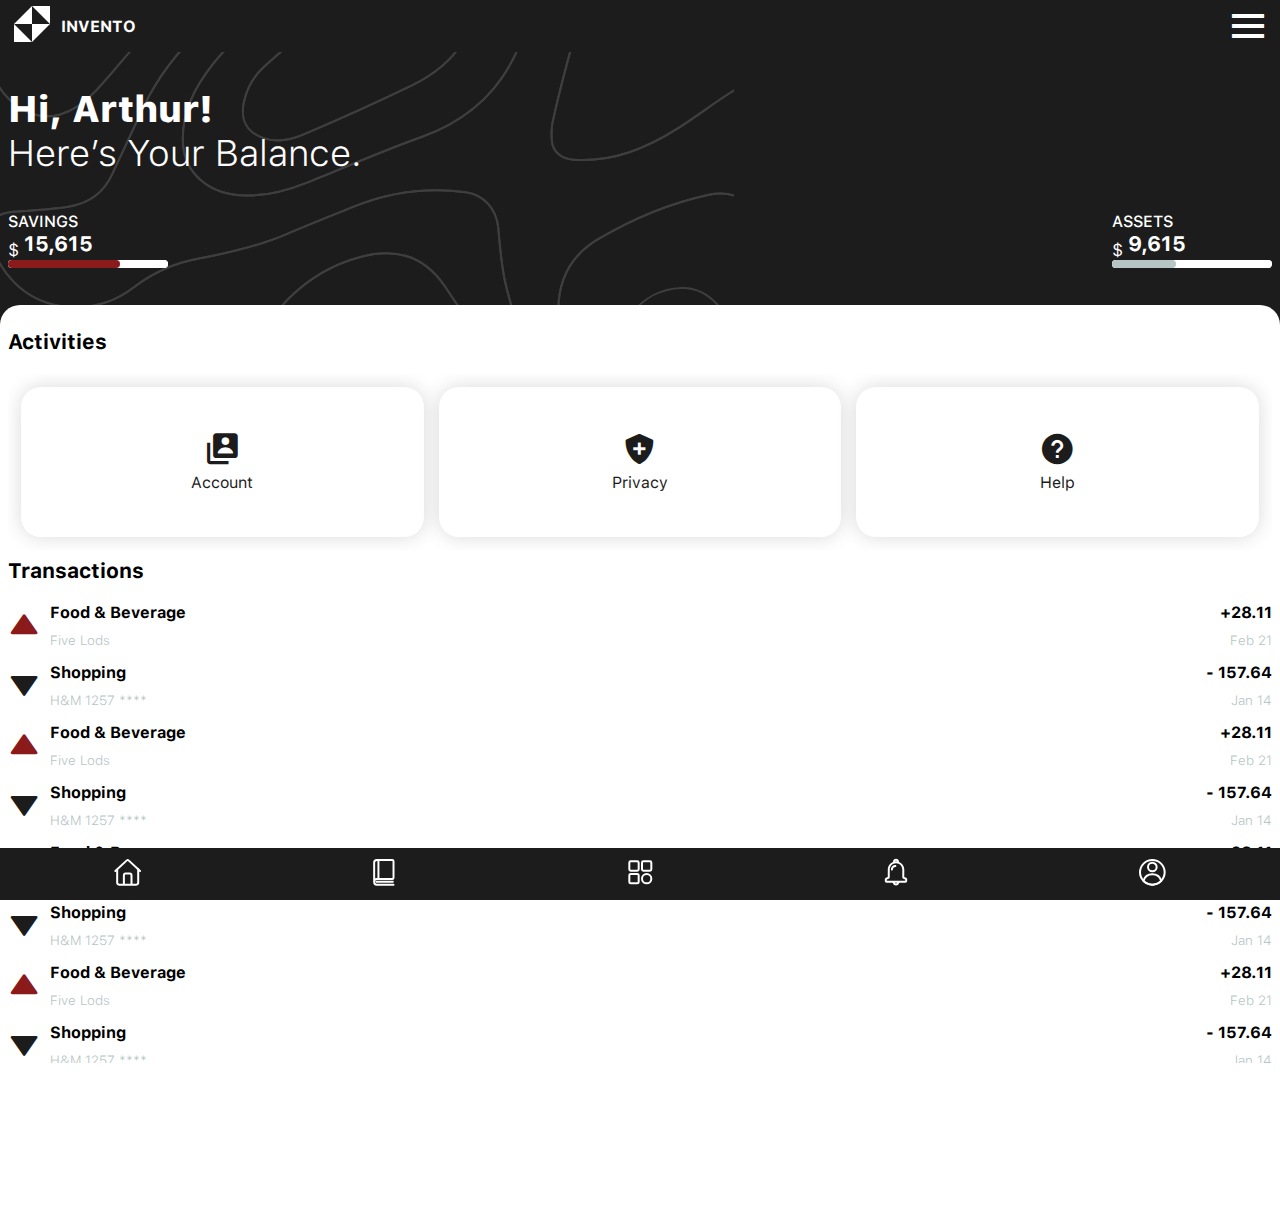
<file: index.html>
<!DOCTYPE html>
<html lang="en">
<head>
    <meta charset="UTF-8">
    <meta name="viewport" content="width=device-width, initial-scale=1.0">
    <title>Document</title>
    <link rel="stylesheet" href="css/style.css">
    <link href='https://unpkg.com/boxicons@2.1.4/css/boxicons.min.css' rel='stylesheet'>
</head>
<body>
    <div class="banner">
        <img src="storage/img/banner.svg">
    </div>
    <header class="header">
        <div class="header__logo">
            <div class="logo__icono">
                <img src="storage/img/logo.svg">
            </div>
            <div class="logo__titulo">invento</div>
        </div>
        <div class="header__menu">
            <i class='bx bx-menu'></i>
        </div>
    </header>
    <main class="main">
        <section class="main__titulo">
            <article class="titulo__card">
                <h2>Hi, Arthur!</h2>
                <p>here’s your balance.</p>
            </article>
            <article class="titulo__balance">
                <div class="balance__one">
                    <small>savings</small>
                    <label for="savings"><sub>$</sub> 15,615</label>
                    <progress id="savings" max="100" value="70"></progress>
                </div>
                <div class="balance__two">
                    <small>assets</small>
                    <label for="savings"><sub>$</sub> 9,615</label>
                    <progress id="savings" max="100" value="40"></progress>
                </div>
            </article>
        </section>
        <section class="main__activities">
            <article class="activities__service">
                <h3>activities</h3>
                <div class="service__cards">
                    <div class="service__cards__item_1">
                        <i class='bx bxs-user-account' ></i>
                        <p>account</p>
                    </div>
                    <div class="service__cards__item_2">
                        <i class='bx bxs-shield-plus'></i>
                        <p>privacy</p>
                    </div>
                    <div class="service__cards__item_3">
                        <i class='bx bxs-help-circle' ></i>
                        <p>help</p>
                    </div>
                </div>
            </article>
            <article class="activities__transactions">
                <h3>transactions</h3>
                <div class="transactions__cards">
                    <div class="transactions__cards__item">
                        <div>
                            <i class='bx bxs-up-arrow' ></i>
                            <div class="transactions__description">
                                <p>food & beverage</p>
                                <small>five lods</small>
                            </div>
                        </div>
                        <div class="transactions__value">
                            <p>+28.11</p>
                            <small>feb 21</small>
                        </div>
                    </div>
                    <div class="transactions__cards__item">
                        <div>
                            <i class='bx bxs-down-arrow' ></i>
                            <div class="transactions__description">
                                <p>shopping</p>
                                <small>h&m 1257 ****</small>
                            </div>
                        </div>
                        <div class="transactions__value">
                            <p>- 157.64</p>
                            <small>jan 14</small>
                        </div>
                    </div>
                    <div class="transactions__cards__item">
                        <div>
                            <i class='bx bxs-up-arrow' ></i>
                            <div class="transactions__description">
                                <p>food & beverage</p>
                                <small>five lods</small>
                            </div>
                        </div>
                        <div class="transactions__value">
                            <p>+28.11</p>
                            <small>feb 21</small>
                        </div>
                    </div>
                    <div class="transactions__cards__item">
                        <div>
                            <i class='bx bxs-down-arrow' ></i>
                            <div class="transactions__description">
                                <p>shopping</p>
                                <small>h&m 1257 ****</small>
                            </div>
                        </div>
                        <div class="transactions__value">
                            <p>- 157.64</p>
                            <small>jan 14</small>
                        </div>
                    </div>
                    <div class="transactions__cards__item">
                        <div>
                            <i class='bx bxs-up-arrow' ></i>
                            <div class="transactions__description">
                                <p>food & beverage</p>
                                <small>five lods</small>
                            </div>
                        </div>
                        <div class="transactions__value">
                            <p>+28.11</p>
                            <small>feb 21</small>
                        </div>
                    </div>
                    <div class="transactions__cards__item">
                        <div>
                            <i class='bx bxs-down-arrow' ></i>
                            <div class="transactions__description">
                                <p>shopping</p>
                                <small>h&m 1257 ****</small>
                            </div>
                        </div>
                        <div class="transactions__value">
                            <p>- 157.64</p>
                            <small>jan 14</small>
                        </div>
                    </div>
                    <div class="transactions__cards__item">
                        <div>
                            <i class='bx bxs-up-arrow' ></i>
                            <div class="transactions__description">
                                <p>food & beverage</p>
                                <small>five lods</small>
                            </div>
                        </div>
                        <div class="transactions__value">
                            <p>+28.11</p>
                            <small>feb 21</small>
                        </div>
                    </div>
                    <div class="transactions__cards__item">
                        <div>
                            <i class='bx bxs-down-arrow' ></i>
                            <div class="transactions__description">
                                <p>shopping</p>
                                <small>h&m 1257 ****</small>
                            </div>
                        </div>
                        <div class="transactions__value">
                            <p>- 157.64</p>
                            <small>jan 14</small>
                        </div>
                    </div>
                    <div class="transactions__cards__item">
                        <div>
                            <i class='bx bxs-up-arrow' ></i>
                            <div class="transactions__description">
                                <p>food & beverage</p>
                                <small>five lods</small>
                            </div>
                        </div>
                        <div class="transactions__value">
                            <p>+28.11</p>
                            <small>feb 21</small>
                        </div>
                    </div>
                    <div class="transactions__cards__item">
                        <div>
                            <i class='bx bxs-down-arrow' ></i>
                            <div class="transactions__description">
                                <p>shopping</p>
                                <small>h&m 1257 ****</small>
                            </div>
                        </div>
                        <div class="transactions__value">
                            <p>- 157.64</p>
                            <small>jan 14</small>
                        </div>
                    </div>
                    <div class="transactions__cards__item">
                        <div>
                            <i class='bx bxs-up-arrow' ></i>
                            <div class="transactions__description">
                                <p>food & beverage</p>
                                <small>five lods</small>
                            </div>
                        </div>
                        <div class="transactions__value">
                            <p>+28.11</p>
                            <small>feb 21</small>
                        </div>
                    </div>
                    <div class="transactions__cards__item">
                        <div>
                            <i class='bx bxs-down-arrow' ></i>
                            <div class="transactions__description">
                                <p>shopping</p>
                                <small>h&m 1257 ****</small>
                            </div>
                        </div>
                        <div class="transactions__value">
                            <p>- 157.64</p>
                            <small>jan 14</small>
                        </div>
                    </div>
                </div>
            </article>
        </section>
    </main>
    <footer class="footer">
        <ul>
            <li>
                <a href="#"><img src="storage/img/icon.svg"></a>
            </li>
            <li>
                <a href="#"><img src="storage/img/icon_1.svg"></a>
            </li>
            <li>
                <a href="views/cards.html"><img src="storage/img/icon_2.svg"></a>
            </li>
            <li>
                <a href="#"><img src="storage/img/icon_3.svg"></a>
            </li>
            <li>
                <a href="index.html"><img src="storage/img/icon_4.svg"></a>
            </li>
        </ul>
    </footer>
</body>
</html>
</file>
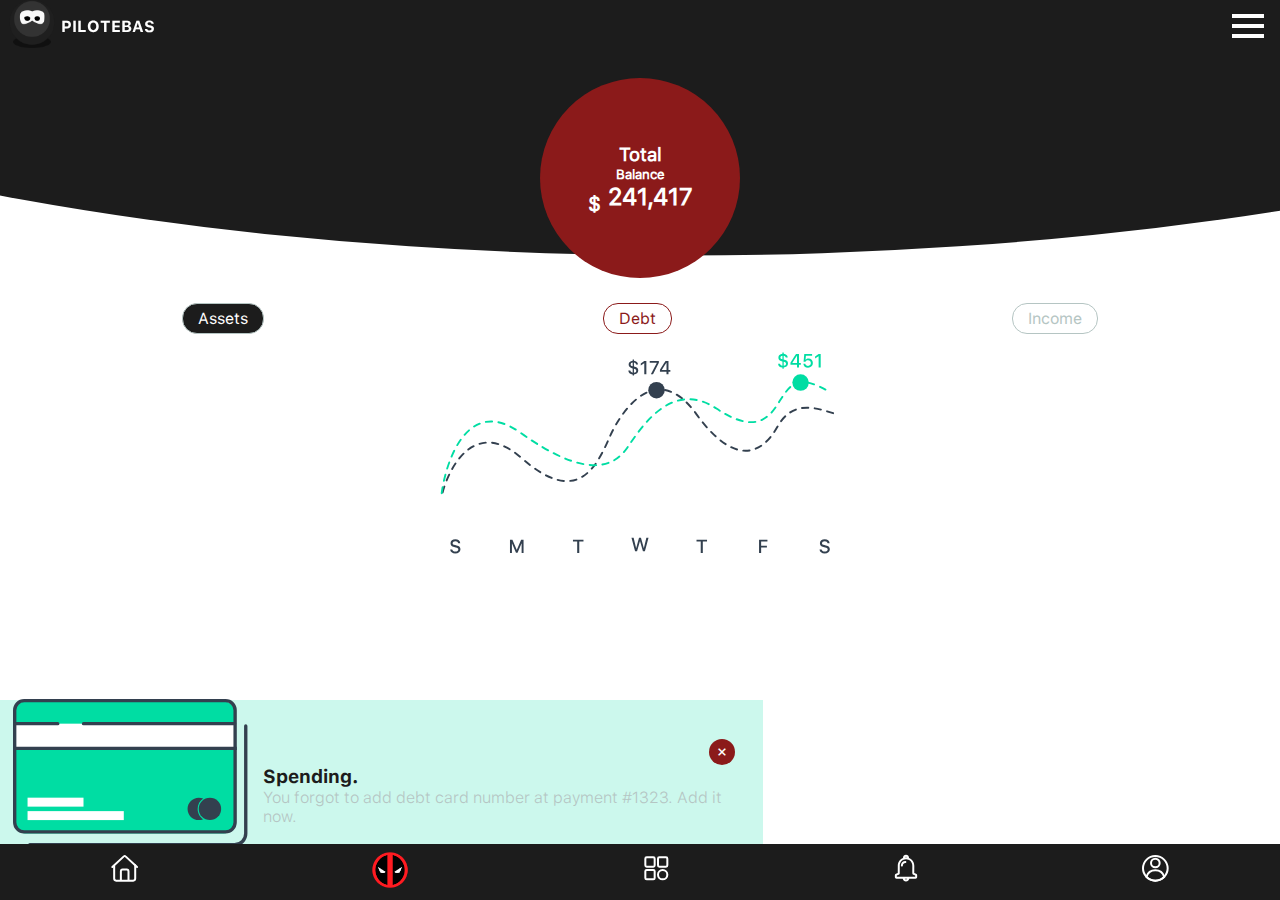
<file: views/balance.html>
<!DOCTYPE html>
<html lang="en">
<head>
    <meta charset="UTF-8">
    <meta name="viewport" content="width=device-width, initial-scale=1.0">
    <title>Document</title>
    <link rel="stylesheet" href="../css/balance.css">
    <link href='https://unpkg.com/boxicons@2.1.4/css/boxicons.min.css' rel='stylesheet'>
</head>
<body>
    <header class="header">
        <div class="header__logo">
            <div class="logo__icono">
                <img src="../storage/img/logo.png">
            </div>
            <div class="logo__titulo">pilotebas</div>
        </div>
        <div class="header__menu">
            <i class='bx bx-menu'></i>
        </div>
    </header>

    <main class="main">
        <section class="balance">
            <article class="balance__circle">
                
            </article>
            <article class="balance__total">
                <div>
                    <h3>total</h3>
                    <h5>balance</h5>
                    <h2><sub>$</sub> 241,417</h2>
                </div>
            </article>
        </section>
        <section class="report">
            <article class="report__accounting">
                <button>assets</button>
                <button>debt</button>
                <button>income</button>
            </article>
            <article class="report__week">
                <img src="../storage/img/report.svg">
            </article>
        </section>
        <section class="process">
            <article class="process__card">
                <div class="card__image">
                    <img src="../storage/img/card_process.svg">
                </div>
                <div class="card__description">
                    <div class="process__close"><i class='bx bx-x'></i></div>
                    <div>
                        <h3>spending.</h3>
                        <p>You forgot to add debt card number at payment #1323. Add it now.</p>
                    </div>
                </div>
            </article>
        </section>
    </main>
    <footer class="footer">
        <ul>
            <li>
                <a href="#"><img src="../storage/img/icon.svg"></a>
            </li>
            <li>
                <a href="balance.html"><img class="perfil" src="../storage/img/Deadpool-Logo.png"></a>
            </li>
            <li>
                <a href="cards.html"><img src="../storage/img/icon_2.svg"></a>
            </li>
            <li>
                <a href="#"><img src="../storage/img/icon_3.svg"></a>
            </li>
            <li>
                <a href="../index.html"><img src="../storage/img/icon_4.svg"></a>
            </li>
        </ul>
    </footer>
</body>
</html>
</file>
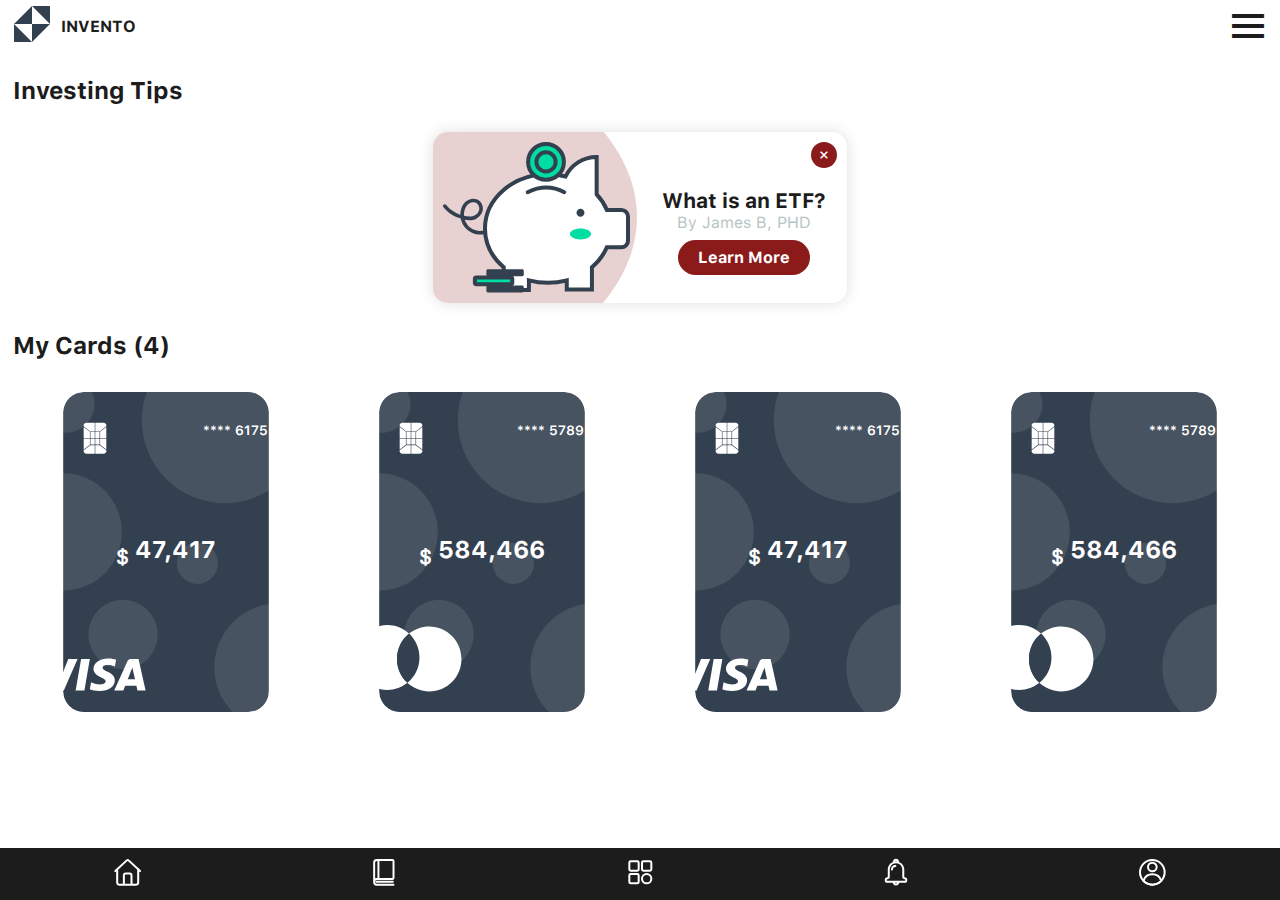
<file: views/cards.html>
<!DOCTYPE html>
<html lang="en">
<head>
    <meta charset="UTF-8">
    <meta name="viewport" content="width=device-width, initial-scale=1.0">
    <title>Document</title>
    <link rel="stylesheet" href="../css/cards.css">
    <link href='https://unpkg.com/boxicons@2.1.4/css/boxicons.min.css' rel='stylesheet'>
</head>
<body>
    <header class="header">
        <div class="header__logo">
            <div class="logo__icono">
                <img src="../storage/img/logo2.svg">
            </div>
            <div class="logo__titulo">invento</div>
        </div>
        <div class="header__menu">
            <i class='bx bx-menu'></i>
        </div>
    </header>

    <main class="main">
        <h3 class="main__title">investing tips</h3>
        <section class="main__banner">
            <div class="banner__public">
                <div class="public__logo">
                    <div> 1 </div>
                    <img src="../storage/img/pig.svg">
                </div>
                <div class="public__description">
                    <div class="description__close">
                        <i class='bx bx-x'></i>
                    </div>
                    <p>What is an ETF?</p>
                    <small>By James B, PHD</small>
                    <button>learn more</button>
                </div>
            </div>
        </section>
        <h3 class="main__title2">my cards (4)</h3>
        <section class="main__cards">
            <article class="cards__item">
                <small>**** 6175</small>
                <h2><sub>$</sub> 47,417</h2>
                <img src="../storage/img/visa.svg">
            </article>
            <article class="cards__item">
                <small>**** 5789</small>
                <h2><sub>$</sub> 584,466</h2>
                <img src="../storage/img/masterCard.svg">
            </article>
            <article class="cards__item">
                <small>**** 6175</small>
                <h2><sub>$</sub> 47,417</h2>
                <img src="../storage/img/visa.svg">
            </article>
            <article class="cards__item">
                <small>**** 5789</small>
                <h2><sub>$</sub> 584,466</h2>
                <img src="../storage/img/masterCard.svg">
            </article>
        </section>
    </main>

    <footer class="footer">
        <ul>
            <li>
                <a href="#"><img src="../storage/img/icon.svg"></a>
            </li>
            <li>
                <a href="#"><img src="../storage/img/icon_1.svg"></a>
            </li>
            <li>
                <a href="balance.html"><img src="../storage/img/icon_2.svg"></a>
            </li>
            <li>
                <a href="#"><img src="../storage/img/icon_3.svg"></a>
            </li>
            <li>
                <a href="../index.html"><img src="../storage/img/icon_4.svg"></a>
            </li>
        </ul>
    </footer>
</body>
</html>
</file>
<file: css/style.css>
@import url(variable.css);

* {
    margin: 0;
    padding: 0;
    box-sizing: border-box;
    font-family: "SF-Pro-Text-Regular";
}
body{
    background: var(--color-primario);
}
.banner{
    position: absolute;
    z-index: -1;
}
.banner img{
    width: 100%;
    height: 105vh;
    object-fit: cover;
}
.header {
    width: 100%;
    padding: 0 .5em;
    display: flex;
    flex-direction: row;
    justify-content: space-between;
    align-items: center;
    flex-wrap: nowrap;
    position: sticky;
    z-index: 2;
    top: 0;
    background: var(--color-primario);
}

.header__logo {
    /* background: red; */
    display: flex;
    align-items: center;
    gap: 5px;

}
.logo__icono img {
    width: 3em;
}

.logo__titulo {
    color: var(--color-ternario);
    font-family: "SF-Pro-Text-Bold";
    text-transform: uppercase;
}

.header__menu i {
    font-size: 3em;
    color: var(--color-ternario);
}
.titulo__card {
    display: flex;
    flex-direction: column;
    margin-top: 35px;
    justify-content: center;
    padding: 0 0.5em
}

.titulo__card h2,
.titulo__card p {
    font-size: 2.3em;
    color: var(--color-ternario);
    text-transform: capitalize;
}

.titulo__card h2 {
    font-family: "SF-Pro-Text-Heavy";
}

.titulo__card p {
    font-family: "SF-Pro-Text-Light";
    text-transform: capitalize;
}

.titulo__balance {
    /* background: fuchsia; */
    color: var(--color-ternario);
    display: flex;
    height: 130px;
    justify-content: space-between;
    align-items: center;
    padding: 0 0.5em;
}

.balance__one,
.balance__two {
    display: flex;
    flex-direction: column;
}

.balance__one small,
.balance__two small {
    font-size: 1em;
    text-transform: uppercase;
    font-family: "SF-Pro-Text-Medium";
}

.balance__one label,
.balance__two label {
    font-size: 1.3em;
    font-family: "SF-Pro-Text-Bold";
}

.balance__one progress[value] {
    --color: var(--color-secundario);
    --background: var(--color-ternario);
    background: var(--background);
}

.balance__two progress[value] {
    --color: var(--color-cuarto);
    --background: var(--color-ternario);
    background: var(--background);
}

progress[value] {
    -webkit-appearance: none;
    -moz-appearance: none;
    appearance: none;
    border: none;
    height: .5em;
    border-radius: 10em;
}

.balance__one progress[value]::-webkit-progress-bar,
.balance__two progress[value]::-webkit-progress-bar {
    border-radius: 10em;
    height: .5em;
    background: var(--background);
}

progress[value]::-webkit-progress-value {
    border-radius: 10em;
    background: var(--color);
}

progress[value]::-moz-progress-bar {
    border-radius: 10em;
    background: var(--color);
}

.main__activities{
    background: var(--color-ternario);
    height: 100vh;
    padding: 1.5em 0.5em;
    border-top-left-radius: 20px;
    border-top-right-radius: 20px;
    position: relative;
    z-index: 5;
    display: flex;
    flex-direction: column;
    gap: .5em;
}

.activities__service h3,
.activities__transactions h3{
    text-transform: capitalize;
    font-family: "SF-Pro-Text-Bold";
    font-size: 1.3em;
    margin-bottom: 20px;
}

.service__cards{
    display: flex;
    flex-direction: row;
    justify-content: center;
    overflow-x: scroll;
    padding: 0.8em;
    gap: 15px;
}
.service__cards div{
    flex: 1;
    min-width: 30%;
    min-height: 150px;
    border-radius: 20px;
    background: var(--color-ternario);
    box-shadow: 0px 0px 20px rgba(0, 0, 0, 0.150);
    color: var(--color-primario);
    font-family: "SF-Pro-Text-Semibold";
    text-transform: capitalize;
    display: flex;
    flex-direction: column;
    justify-content: center;
    align-items: center;
    gap: 5px;
}
.service__cards div i{
    font-size: 2.3em;
}
.transactions__cards{
    height: 460px;
    display: flex;
    flex-direction: column;
    overflow-y: scroll;
    gap: 15px
}
.transactions__cards div{
    height: 45px;
    display: flex;
    flex-direction: row;
    justify-content: space-between;
    align-items: center;
    gap: 10px;
}
.transactions__cards div i {
    font-size: 2em;
}
div.transactions__description,
div.transactions__value{
    display: flex;
    flex-direction: column;
    text-transform: capitalize;
}
div.transactions__description{
    align-items: flex-start;
}
div.transactions__value{
    align-items: flex-end;
}
div.transactions__description p,
div.transactions__value p{
    font-family: "SF-Pro-Text-Bold";
}
div.transactions__description small,
div.transactions__value small{
    font-family: "SF-Pro-Text-Light";
    color: var(--color-cuarto);
}
i.bx.bxs-up-arrow{
    color: var(--color-secundario);
}
i.bxs-down-arrow{
    color: var(--color-primario);
}

.footer {
    width: 100%;
    background: var(--color-primario);
    position: fixed;
    bottom: 0;
    z-index: 10;
}

.footer ul {
    display: flex;
    justify-content: space-around;
}

.footer ul li {
    list-style: none;
    margin: .5em 0;
}
.footer ul li a img {
    width: 2em;
}
.footer ul li a .perfil{
    width: 4em;
}
</file>
<file: css/balance.css>
@import url(variable.css);

* {
    margin: 0;
    padding: 0;
    box-sizing: border-box;
    font-family: "SF-Pro-Text-Regular";
}

.banner{
    position: absolute;
    z-index: -1;
}
.banner img{
    width: 100%;
    height: 105vh;
    object-fit: cover;
}
.header {
    width: 100%;
    padding: 0 .5em;
    display: flex;
    flex-direction: row;
    justify-content: space-between;
    align-items: center;
    flex-wrap: nowrap;
    position: fixed;
    z-index: 2;
    top: 0;
}

.header__logo {
    display: flex;
    align-items: center;
    gap: 5px;

}

.logo__icono img {
    width: 3em;
}

.logo__titulo {
    color: var(--color-ternario);
    font-family: "SF-Pro-Text-Bold";
    text-transform: uppercase;
}

.header__menu i {
    font-size: 3em;
    color: var(--color-ternario);
}


.balance{
    width: 100%;
    height: 32vh;
    position: relative;
    overflow: hidden;
 
}
.balance__circle{
    background: var(--color-primario);
    width: 110%;
    height: 53vh;
    border-radius:100%;
    position: absolute;
    top: -460px;
    left: -20px;
    right: 0;
    margin: 0 auto;
    scale: 2;
}
.balance__circle div{
    width: 20px;
    height: 20px;
    background: red;
    position: relative;
    top: 100px;
}

.balance__total{
    background: var(--color-secundario);
    width: 200px;
    height: 200px;
    border-radius: 100%;
    position: absolute;
    left: 0;
    right: 0;
    bottom: 10px;
    margin: 0 auto;
    text-align: center;
    color: var(--color-ternario);
    font-family: "SF-Pro-Text-Bold";
    text-transform: capitalize;
}
.balance__total div{
    margin-top: 65px;
}

.report{
    width: 100%;
    position: relative;
    padding: 15px .8em;
}
.report__accounting {
    display: flex;
    flex-direction: row;
    justify-content: space-around;
}
.report__accounting button{
    background: var(--color-ternario);
    padding: 5px 15px;
    border-radius: 15px;
    font-family: "SF-Pro-Text-Regular";
    font-size: 1em;
    border: 1px solid var( --color-cuarto);
    color: var( --color-cuarto);;
    text-transform: capitalize;
}
.report__accounting button:first-child{
    background: var(--color-primario);
    color: var(--color-ternario);
}
.report__accounting button:nth-child(2){
    background: var(--color-ternario);
    color: var(--color-secundario);
    border-color: var(--color-secundario);
}
.report__accounting button:last-child{
    background: var(--color-ternario);
}

.report__week img{
    width: 100%;
    height: 25vh;
    object-fit: contain;
    margin-top: 15px;
}




.process{
    background: var(--color-secundario-transparent);
    height: 150px;
    position: absolute;
    bottom: 50px;
    display: flex;
    padding: 0 0.8rem;
}

.process__card{
    width: 100%;
    display: flex;
    justify-content: center;
    align-items: center;
}

.card__image{
    flex: 1;
}
.card__image img{
    width: 100%;
    object-fit: contain;
}
.card__description{
    display: flex;
    flex-direction: column;
    align-items: flex-end;
    padding-right: 15px;
    padding-left: 15px;
    padding-top: 15px;
    flex: 2;
}
.card__description div h3{
    text-transform: capitalize;
    color: var(--color-primario);
    font-family: "SF-Pro-Text-Bold";
}
.card__description div p{
    color: var(--color-cuarto);
    font-family: "SF-Pro-Text-Light";
}
.process__close i {
    border-radius: 100%;
    padding: 5px;
    background: var(--color-secundario);
    color: var(--color-ternario);
}

.footer {
    width: 100%;
    background: var(--color-primario);
    position: fixed;
    bottom: 0;
    z-index: 10;
}

.footer ul {
    display: flex;
    justify-content: space-around;
}

.footer ul li {
    list-style: none;
    margin: .5em 0;
}
.footer ul li a img {
    width: 2em;
}
.footer ul li a .perfil{
    width: 4em;
}
</file>
<file: css/cards.css>
@import url(variable.css);

* {
    margin: 0;
    padding: 0;
    box-sizing: border-box;
    font-family: "SF-Pro-Text-Regular";
}


.header {
    width: 100%;
    padding: 0 .5em;
    /* height: 60px; */
    /* background: darkgoldenrod; */
    display: flex;
    flex-direction: row;
    justify-content: space-between;
    align-items: center;
    flex-wrap: nowrap;
    position: sticky;
    z-index: 2;
    top: 0;
    background: var(--color-ternario);
}

.header__logo {
    /* background: red; */
    display: flex;
    align-items: center;
    gap: 5px;

}

.logo__icono {
    /* background: green; */
}

.logo__icono img {
    width: 3em;
}

.logo__titulo {
    /* background: orange; */
    color:  var(--color-primario);;
    font-family: "SF-Pro-Text-Bold";
    text-transform: uppercase;
}

.header__menu {
    /* background: darkblue; */
}

.header__menu i {
    font-size: 3em;
    color: var(--color-primario);
}


.main{
    display: grid;
    grid-template-columns: 1fr;
    grid-template-rows: repeat(9, 1fr);
    padding: 0 .8em;
    grid-template-areas: 
    "investing"
    "banner"
    "banner"
    "cards"
    "colection"
    "colection"
    "colection"
    "colection"
    "colection";
    grid-gap: 10px;
}
.main__title,
.main__title2{
    /* background: red; */
    grid-area: investing;
    margin-top: 1em;
    font-size: 1.5em;
    text-transform: capitalize;
    font-family: "SF-Pro-Text-Bold";
    color: var(--color-primario);
}
.main__banner{
    /* background: orange; */
    height: 160px;
    grid-area: banner;
    display: flex;
    justify-content: center;
    align-items: center;
}
.banner__public{
    display: grid;
    grid-template-columns: repeat(2, 1fr);
    grid-template-rows: 1fr;
    /* background: red; */
    border-radius: 15px;
    box-shadow: 0 0 15px rgba(0, 0, 0, 0.130);
    grid-template-areas: 
    "logo description";
}
.public__logo{
    /* background: blue; */
    /* border-bottom-right-radius: 100px; */
    /* border-top-right-radius: 100px; */
    grid-area: logo;
    display: flex;
    justify-content: center;
    align-items: center;
    position: relative;
    overflow: hidden;
    border-radius: 15px;
}
.public__logo div{
    position: absolute;
    background: var(--color-secundario);
    opacity: .2;
    z-index: -1;
    right: 3px;
    width: 700px;
    height: 400px;
    border-radius: 100%;
}
.public__logo img{
    width: 100%;
    /* height: 160px; */
    padding: 10px;
    object-fit: contain;
}
.public__description{
    /* background: violet; */
    grid-area: description;
    text-align: center;
}
.public__description p{
    font-family: "SF-Pro-Text-Bold";
    font-size: 1.3em;
    color: var(--color-primario);
    margin-top: 20px;
}
.public__description small{
    display: block;
    font-family: "SF-Pro-Text-Regular";
    font-size: 1em;
    color: var(--color-cuarto);
}
.public__description button{
    border: none;
    margin-top: 8px;
    padding: 8px 20px;
    border-radius: 50px;
    font-size: 1em;
    background: var(--color-secundario);
    font-family: "SF-Pro-Text-Bold";
    text-transform: capitalize;
    color: var(--color-ternario);
}
.description__close{
    width: 100%;
    text-align: right;
    padding-right: 10px;
    padding-top: 10px;
}
.description__close i {
    /* background: red; */
    border-radius: 100%;
    padding: 5px;
    background: var(--color-secundario);
    color: var(--color-ternario);
}
.main__title2{
    grid-area: cards;
}
.main__cards{
    /* background: green; */
    grid-area: colection;
    display: flex;
    gap: 10px;
    /* padding: 10px ; */
    flex-direction: row;

    height: 320px;
    overflow-x: scroll;
}
.cards__item{
    flex: 1;
    min-width: 200px;
    background: url(../storage/img/card.svg);
    background-repeat: no-repeat;
    background-position: top;
    background-size: contain;
    display: flex;
    flex-direction: column;
    justify-content: center;
    align-items: center;
    position: relative;
}
.cards__item h2{
    color: var(--color-ternario);
    font-family: "SF-Pro-Text-Bold";
}
.cards__item small{
    position: absolute;
    top: 30px;
    right: 4vw;
    color: var(--color-ternario);
    font-family: "SF-Pro-Text-Semibold";
}

.cards__item img{
    position: absolute;
    width: 35%;
    left: 2vw;
    bottom: 20px;
}





















.footer {
    width: 100%;
    background: var(--color-primario);
    position: fixed;
    bottom: 0;
    z-index: 10;
}

.footer ul {
    display: flex;
    justify-content: space-around;
}

.footer ul li {
    list-style: none;
    margin: .5em 0;
}

.footer ul li a img {
    width: 2em;
}
</file>
